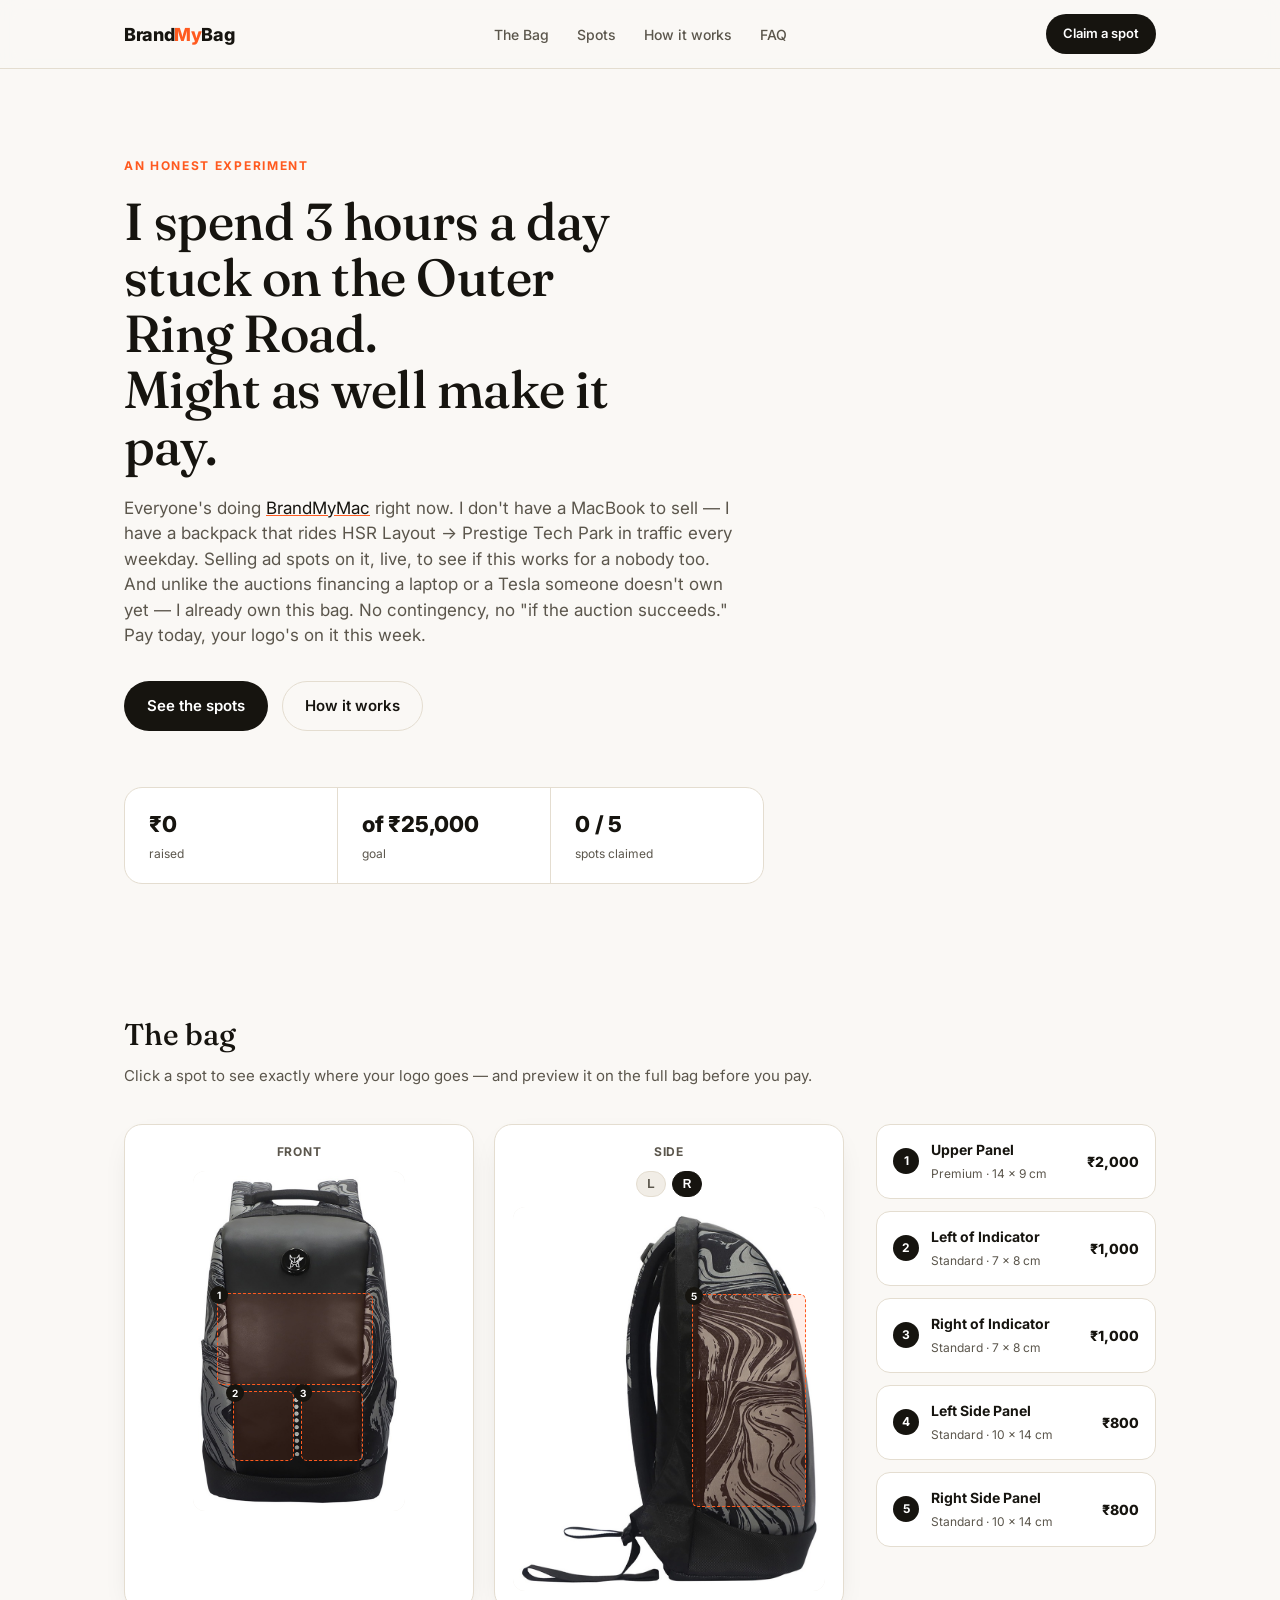
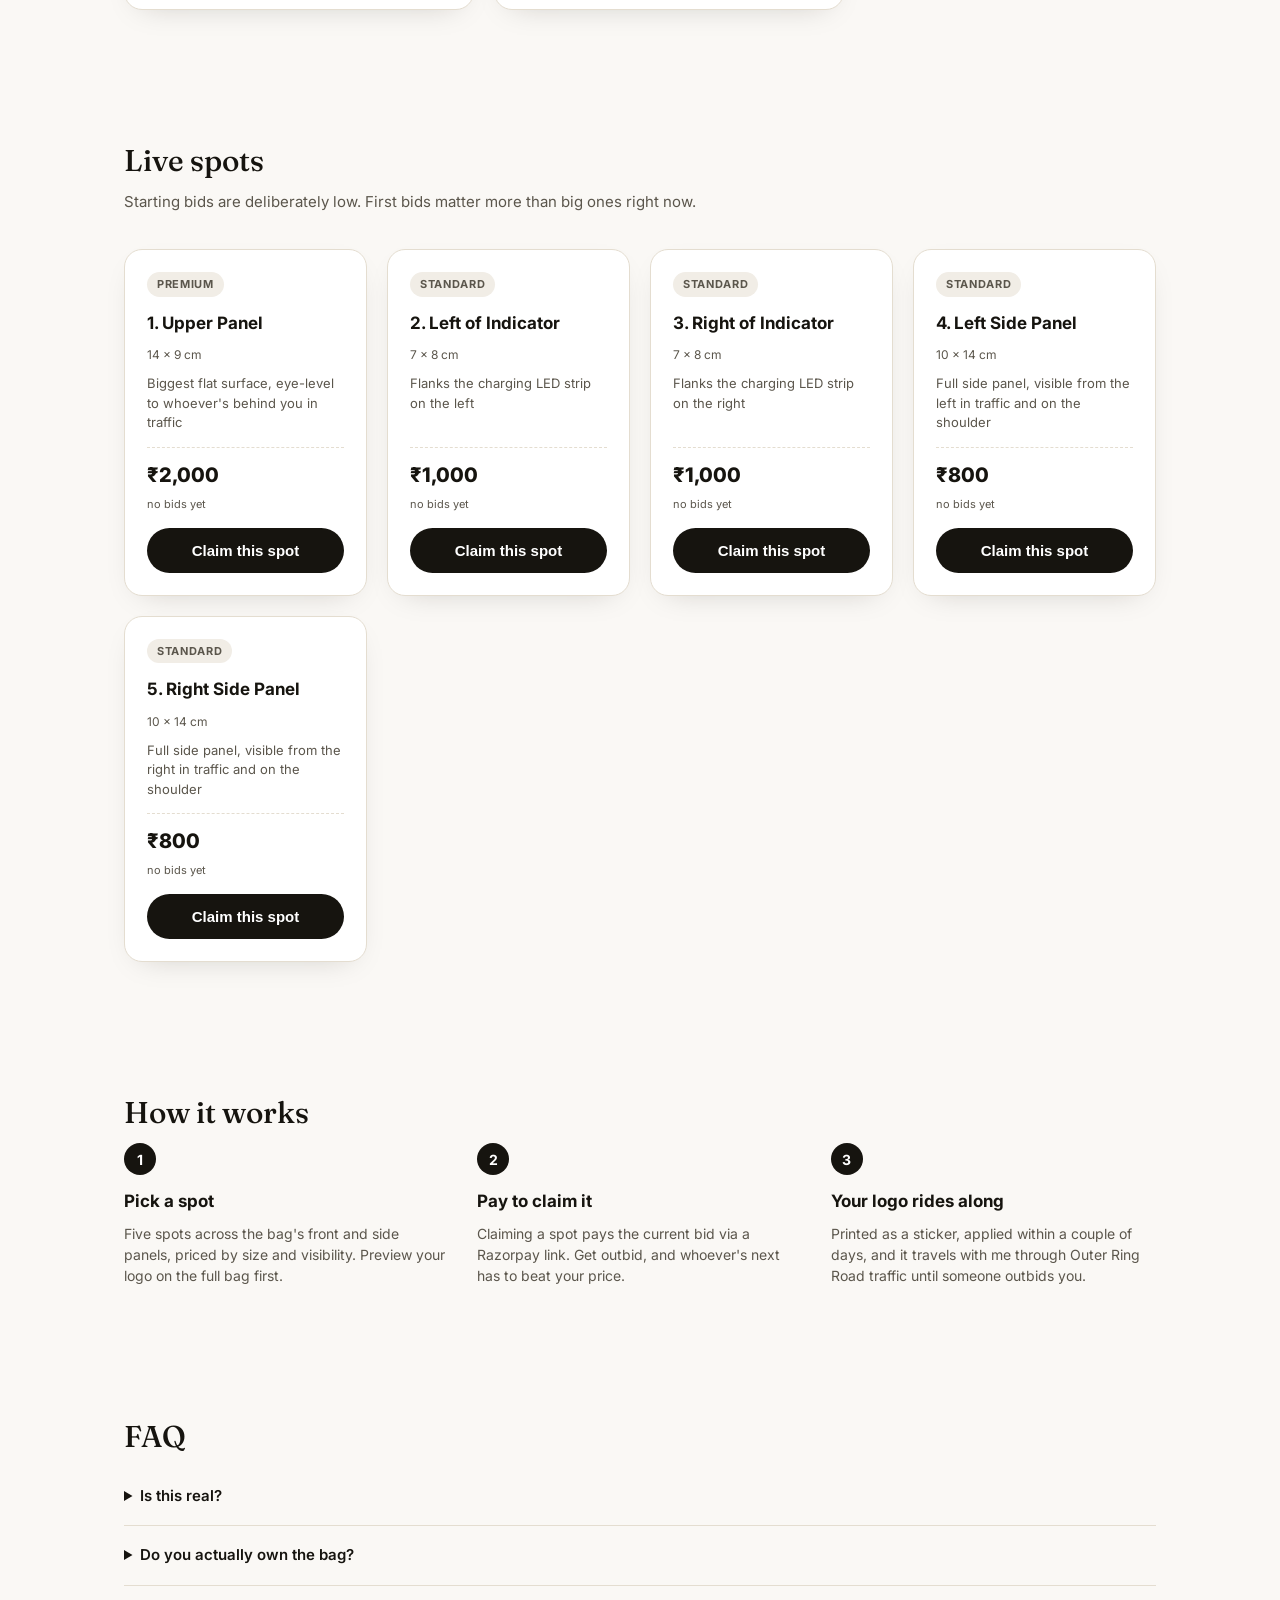
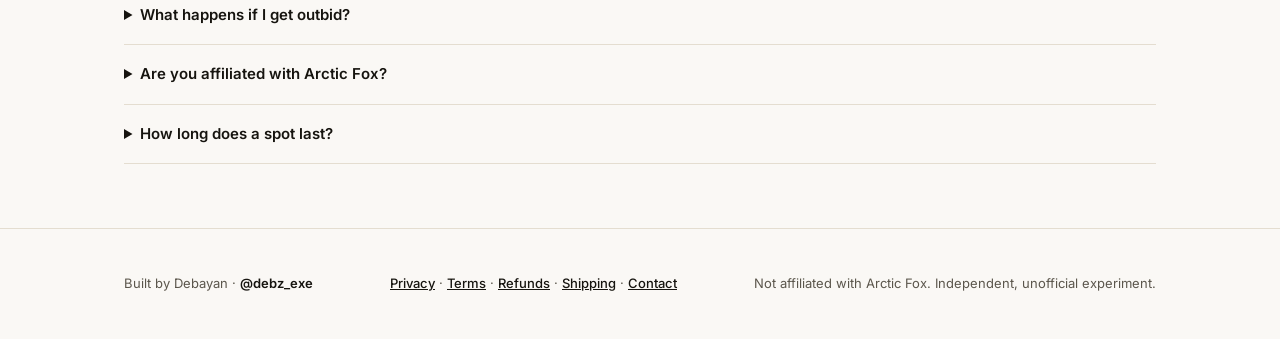
<file: index.html>
<!doctype html>
<html lang="en">
<head>
<meta charset="UTF-8" />
<meta name="viewport" content="width=device-width, initial-scale=1.0" />
<title>BrandMyBag — ad space on my backpack</title>
<meta name="description" content="Auctioning ad spots on my backpack, ridden daily through Outer Ring Road traffic between HSR Layout and Prestige Tech Park. An honest experiment in riding a bandwagon." />
<link rel="preconnect" href="https://fonts.googleapis.com">
<link rel="preconnect" href="https://fonts.gstatic.com" crossorigin>
<link href="https://fonts.googleapis.com/css2?family=Inter:wght@400;500;600;700;800&family=Fraunces:opsz,wght@9..144,500&display=swap" rel="stylesheet">
<link rel="stylesheet" href="style.css" />
</head>
<body>

<header class="site-header">
  <div class="wrap header-inner">
    <a href="#" class="wordmark">Brand<span>My</span>Bag</a>
    <nav>
      <a href="#bag">The Bag</a>
      <a href="#spots">Spots</a>
      <a href="#how">How it works</a>
      <a href="#faq">FAQ</a>
    </nav>
    <a href="#spots" class="btn btn-primary btn-small">Claim a spot</a>
  </div>
</header>

<main>

  <section class="hero">
    <div class="wrap hero-inner">
      <p class="eyebrow">an honest experiment</p>
      <h1>I spend 3 hours a day stuck on the Outer Ring Road.<br>Might as well make it pay.</h1>
      <p class="hero-sub">
        Everyone's doing <a href="https://brandmymac.com" target="_blank" rel="noopener">BrandMyMac</a> right now. I don't have a MacBook to sell —
        I have a backpack that rides HSR Layout → Prestige Tech Park in traffic every weekday.
        Selling ad spots on it, live, to see if this works for a nobody too. And unlike the auctions
        financing a laptop or a Tesla someone doesn't own yet — I already own this bag. No contingency,
        no "if the auction succeeds." Pay today, your logo's on it this week.
      </p>
      <div class="hero-cta">
        <a href="#spots" class="btn btn-primary">See the spots</a>
        <a href="#how" class="btn btn-ghost">How it works</a>
      </div>
      <div class="stat-bar" id="stat-bar">
        <div class="stat">
          <span class="stat-value" id="stat-raised">₹0</span>
          <span class="stat-label">raised</span>
        </div>
        <div class="stat">
          <span class="stat-value" id="stat-goal">of ₹25,000</span>
          <span class="stat-label">goal</span>
        </div>
        <div class="stat">
          <span class="stat-value" id="stat-spots">0 / 5</span>
          <span class="stat-label">spots claimed</span>
        </div>
      </div>
    </div>
  </section>

  <section id="bag" class="bag-section">
    <div class="wrap">
      <h2 class="section-title">The bag</h2>
      <p class="section-sub">Click a spot to see exactly where your logo goes — and preview it on the full bag before you pay.</p>

      <div class="bag-layout">
        <div class="spot-maps" id="spot-maps"></div>
        <div class="spot-list" id="spot-list"></div>
      </div>
    </div>
  </section>

  <section id="spots" class="spots-section">
    <div class="wrap">
      <h2 class="section-title">Live spots</h2>
      <p class="section-sub">Starting bids are deliberately low. First bids matter more than big ones right now.</p>
      <div class="spots-grid" id="spots-grid"></div>
    </div>
  </section>

  <section id="how" class="how">
    <div class="wrap">
      <h2 class="section-title">How it works</h2>
      <div class="how-grid">
        <div class="how-step">
          <span class="how-num">1</span>
          <h3>Pick a spot</h3>
          <p>Five spots across the bag's front and side panels, priced by size and visibility. Preview your logo on the full bag first.</p>
        </div>
        <div class="how-step">
          <span class="how-num">2</span>
          <h3>Pay to claim it</h3>
          <p>Claiming a spot pays the current bid via a Razorpay link. Get outbid, and whoever's next has to beat your price.</p>
        </div>
        <div class="how-step">
          <span class="how-num">3</span>
          <h3>Your logo rides along</h3>
          <p>Printed as a sticker, applied within a couple of days, and it travels with me through Outer Ring Road traffic until someone outbids you.</p>
        </div>
      </div>
    </div>
  </section>

  <section id="faq" class="faq">
    <div class="wrap">
      <h2 class="section-title">FAQ</h2>
      <details>
        <summary>Is this real?</summary>
        <p>Yes. It's also explicitly an experiment — I'm curious whether a format like this works without an existing audience, not just for accounts that already went viral.</p>
      </details>
      <details>
        <summary>Do you actually own the bag?</summary>
        <p>Yes — already bought, already mine, already sitting in Bengaluru traffic every day. This isn't financing a purchase that depends on the auction going well; your sticker goes on a bag that already exists.</p>
      </details>
      <details>
        <summary>What happens if I get outbid?</summary>
        <p>I'll reach out about a refund path or you can immediately place a higher bid to reclaim the spot.</p>
      </details>
      <details>
        <summary>Are you affiliated with Arctic Fox?</summary>
        <p>No. This is an independent, unaffiliated project. Bag photos are the manufacturer's listing photos used as placeholders during setup, and will be replaced with my own photos of my own bag.</p>
      </details>
      <details>
        <summary>How long does a spot last?</summary>
        <p>Until someone outbids you. No fixed end date — this isn't a 14-day auction, it's ongoing.</p>
      </details>
    </div>
  </section>

</main>

<footer class="site-footer">
  <div class="wrap footer-inner">
    <p>Built by Debayan · <a href="https://x.com/debz_exe" target="_blank" rel="noopener">@debz_exe</a></p>
    <p class="footer-legal">
      <a href="privacy.html">Privacy</a> · <a href="terms.html">Terms</a> · <a href="refund.html">Refunds</a> · <a href="shipping.html">Shipping</a> · <a href="contact.html">Contact</a>
    </p>
    <p class="disclaimer">Not affiliated with Arctic Fox. Independent, unofficial experiment.</p>
  </div>
</footer>

<div class="modal-backdrop" id="modal-backdrop">
  <div class="modal modal-wide">
    <button class="modal-close" id="modal-close" aria-label="Close">×</button>
    <h3 id="modal-title">Claim this spot</h3>

    <div class="preview-wrap">
      <div class="preview-full" id="preview-full">
        <img id="preview-bg" alt="" />
        <div class="preview-overlay" id="preview-overlay">
          <span id="preview-placeholder">your logo here</span>
        </div>
      </div>
      <label class="preview-upload">
        <input type="file" id="logo-upload" accept="image/*" hidden />
        Upload a logo to preview it on the bag
      </label>
    </div>

    <p id="modal-body"></p>
    <a href="#" id="modal-pay-btn" class="btn btn-primary" target="_blank" rel="noopener">Pay ₹— to claim</a>
    <p class="modal-note">Payment link opens in a new tab via Razorpay.</p>
  </div>
</div>

<script src="script.js"></script>
</body>
</html>
</file>
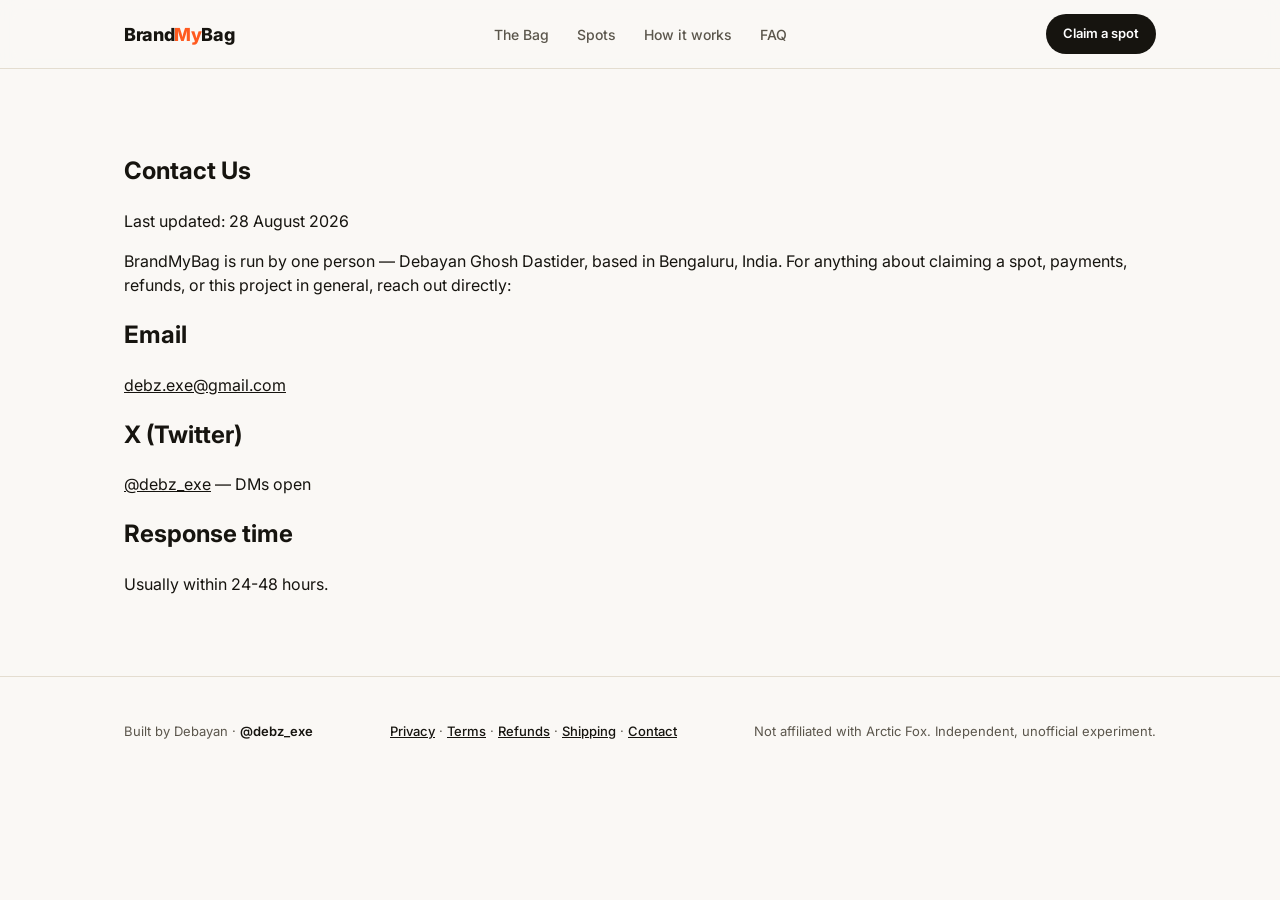
<file: contact.html>
<!doctype html>
<html lang="en">
<head>
<meta charset="UTF-8" />
<meta name="viewport" content="width=device-width, initial-scale=1.0" />
<title>Contact Us — BrandMyBag</title>
<link rel="preconnect" href="https://fonts.googleapis.com">
<link rel="preconnect" href="https://fonts.gstatic.com" crossorigin>
<link href="https://fonts.googleapis.com/css2?family=Inter:wght@400;500;600;700;800&family=Fraunces:opsz,wght@9..144,500&display=swap" rel="stylesheet">
<link rel="stylesheet" href="style.css" />
</head>
<body>

<header class="site-header">
  <div class="wrap header-inner">
    <a href="index.html" class="wordmark">Brand<span>My</span>Bag</a>
    <nav>
      <a href="index.html#bag">The Bag</a>
      <a href="index.html#spots">Spots</a>
      <a href="index.html#how">How it works</a>
      <a href="index.html#faq">FAQ</a>
    </nav>
    <a href="index.html#spots" class="btn btn-primary btn-small">Claim a spot</a>
  </div>
</header>

<main>
  <section class="legal">
    <div class="wrap legal-wrap">
      <h1>Contact Us</h1>
      <p class="legal-updated">Last updated: 28 August 2026</p>

      <p>BrandMyBag is run by one person — Debayan Ghosh Dastider, based in Bengaluru, India. For anything about claiming a spot, payments, refunds, or this project in general, reach out directly:</p>

      <h2>Email</h2>
      <p><a href="mailto:debz.exe@gmail.com">debz.exe@gmail.com</a></p>

      <h2>X (Twitter)</h2>
      <p><a href="https://x.com/debz_exe" target="_blank" rel="noopener">@debz_exe</a> — DMs open</p>

      <h2>Response time</h2>
      <p>Usually within 24-48 hours.</p>
    </div>
  </section>
</main>

<footer class="site-footer">
  <div class="wrap footer-inner">
    <p>Built by Debayan · <a href="https://x.com/debz_exe" target="_blank" rel="noopener">@debz_exe</a></p>
    <p class="footer-legal">
      <a href="privacy.html">Privacy</a> · <a href="terms.html">Terms</a> · <a href="refund.html">Refunds</a> · <a href="shipping.html">Shipping</a> · <a href="contact.html">Contact</a>
    </p>
    <p class="disclaimer">Not affiliated with Arctic Fox. Independent, unofficial experiment.</p>
  </div>
</footer>

</body>
</html>
</file>
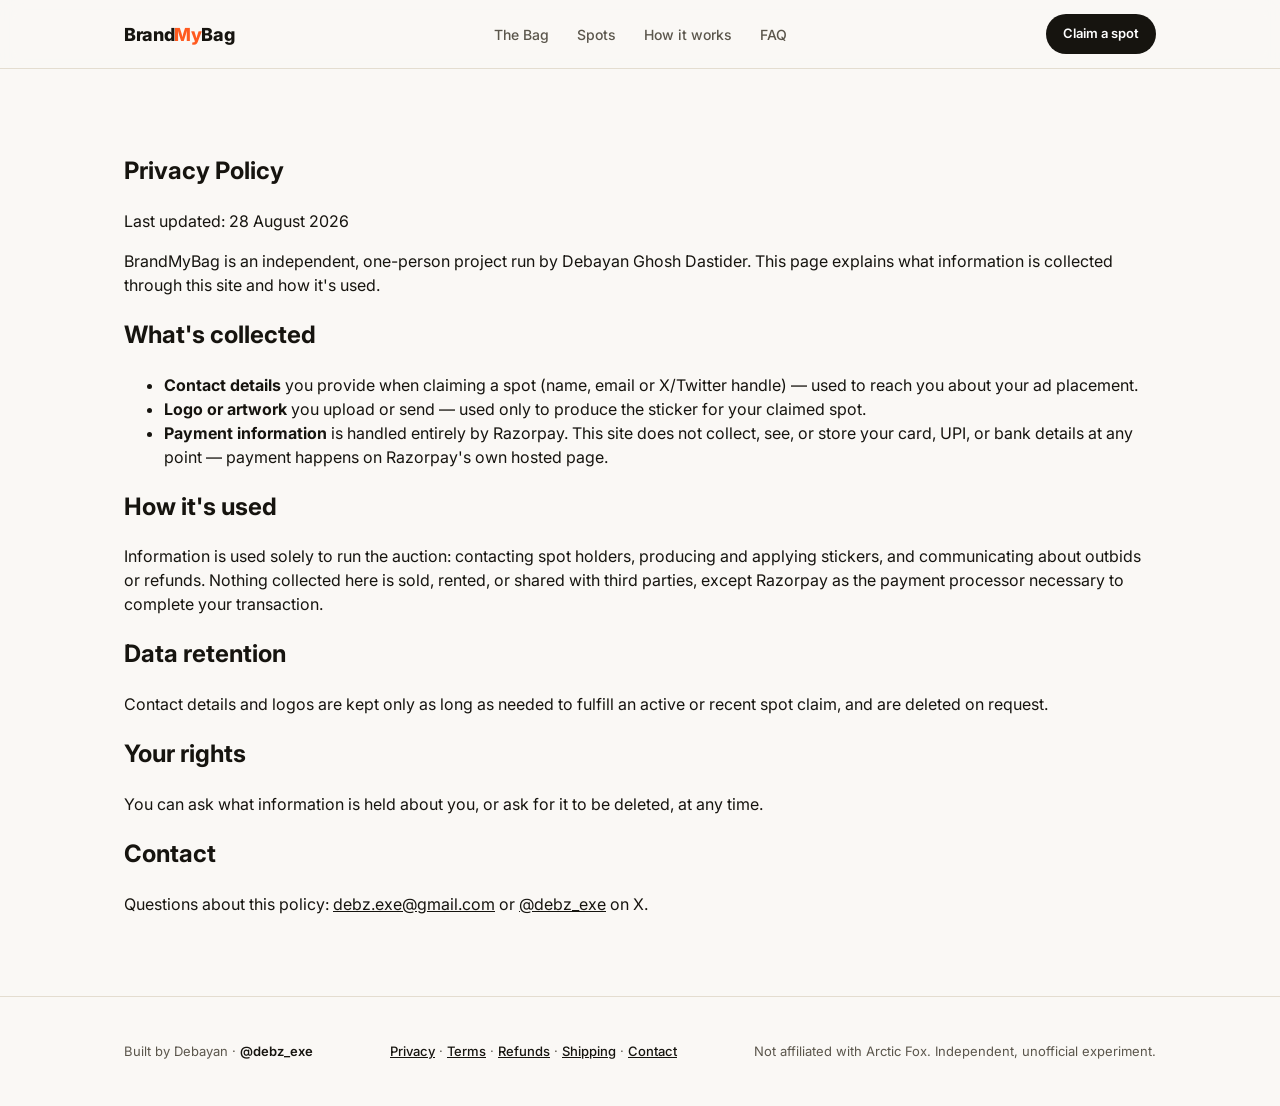
<file: privacy.html>
<!doctype html>
<html lang="en">
<head>
<meta charset="UTF-8" />
<meta name="viewport" content="width=device-width, initial-scale=1.0" />
<title>Privacy Policy — BrandMyBag</title>
<link rel="preconnect" href="https://fonts.googleapis.com">
<link rel="preconnect" href="https://fonts.gstatic.com" crossorigin>
<link href="https://fonts.googleapis.com/css2?family=Inter:wght@400;500;600;700;800&family=Fraunces:opsz,wght@9..144,500&display=swap" rel="stylesheet">
<link rel="stylesheet" href="style.css" />
</head>
<body>

<header class="site-header">
  <div class="wrap header-inner">
    <a href="index.html" class="wordmark">Brand<span>My</span>Bag</a>
    <nav>
      <a href="index.html#bag">The Bag</a>
      <a href="index.html#spots">Spots</a>
      <a href="index.html#how">How it works</a>
      <a href="index.html#faq">FAQ</a>
    </nav>
    <a href="index.html#spots" class="btn btn-primary btn-small">Claim a spot</a>
  </div>
</header>

<main>
  <section class="legal">
    <div class="wrap legal-wrap">
      <h1>Privacy Policy</h1>
      <p class="legal-updated">Last updated: 28 August 2026</p>

      <p>BrandMyBag is an independent, one-person project run by Debayan Ghosh Dastider. This page explains what information is collected through this site and how it's used.</p>

      <h2>What's collected</h2>
      <ul>
        <li><strong>Contact details</strong> you provide when claiming a spot (name, email or X/Twitter handle) — used to reach you about your ad placement.</li>
        <li><strong>Logo or artwork</strong> you upload or send — used only to produce the sticker for your claimed spot.</li>
        <li><strong>Payment information</strong> is handled entirely by Razorpay. This site does not collect, see, or store your card, UPI, or bank details at any point — payment happens on Razorpay's own hosted page.</li>
      </ul>

      <h2>How it's used</h2>
      <p>Information is used solely to run the auction: contacting spot holders, producing and applying stickers, and communicating about outbids or refunds. Nothing collected here is sold, rented, or shared with third parties, except Razorpay as the payment processor necessary to complete your transaction.</p>

      <h2>Data retention</h2>
      <p>Contact details and logos are kept only as long as needed to fulfill an active or recent spot claim, and are deleted on request.</p>

      <h2>Your rights</h2>
      <p>You can ask what information is held about you, or ask for it to be deleted, at any time.</p>

      <h2>Contact</h2>
      <p>Questions about this policy: <a href="mailto:debz.exe@gmail.com">debz.exe@gmail.com</a> or <a href="https://x.com/debz_exe" target="_blank" rel="noopener">@debz_exe</a> on X.</p>
    </div>
  </section>
</main>

<footer class="site-footer">
  <div class="wrap footer-inner">
    <p>Built by Debayan · <a href="https://x.com/debz_exe" target="_blank" rel="noopener">@debz_exe</a></p>
    <p class="footer-legal">
      <a href="privacy.html">Privacy</a> · <a href="terms.html">Terms</a> · <a href="refund.html">Refunds</a> · <a href="shipping.html">Shipping</a> · <a href="contact.html">Contact</a>
    </p>
    <p class="disclaimer">Not affiliated with Arctic Fox. Independent, unofficial experiment.</p>
  </div>
</footer>

</body>
</html>
</file>
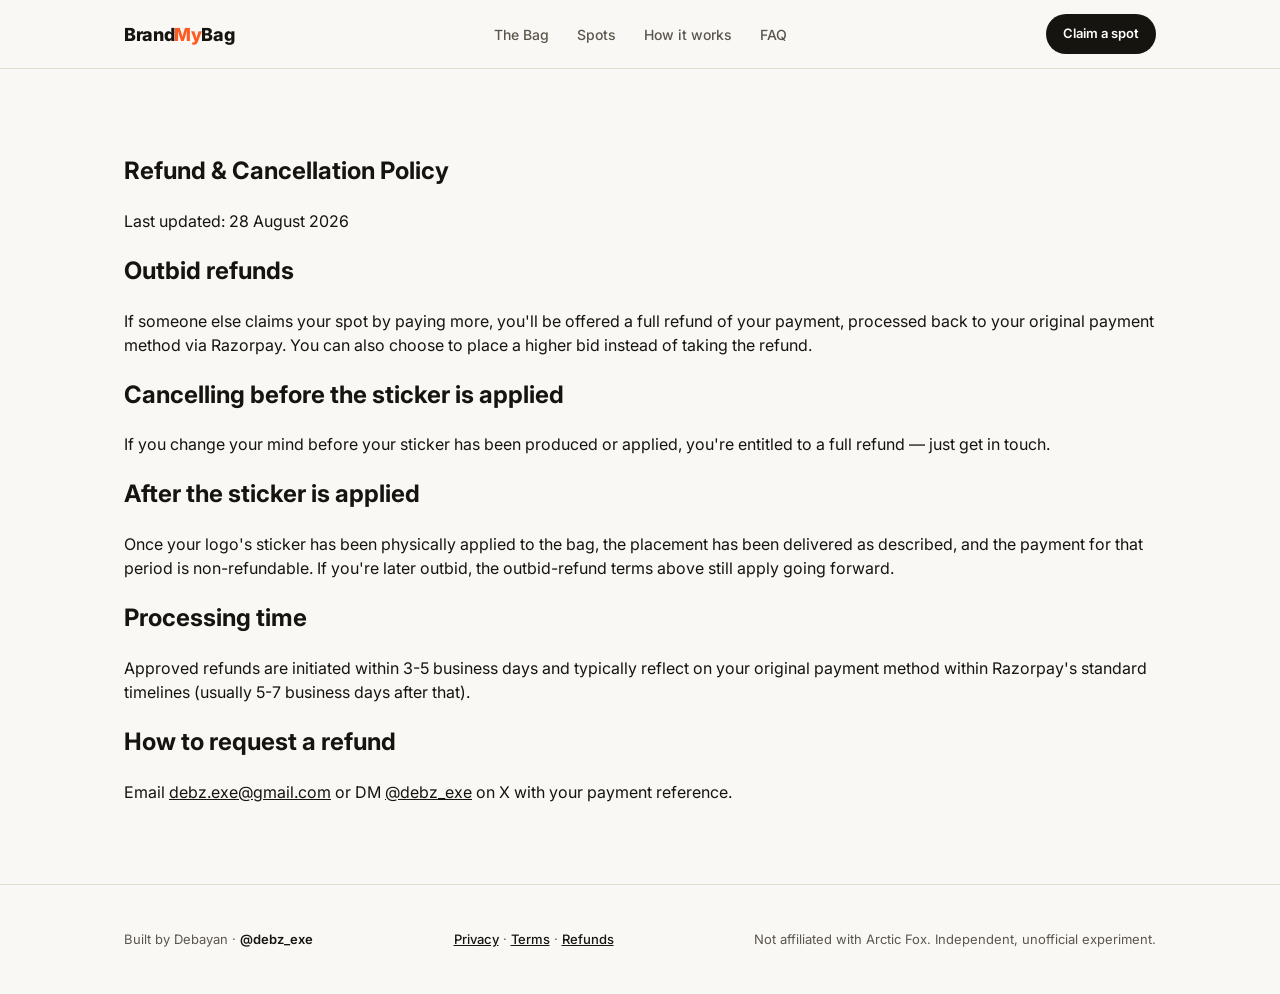
<file: refund.html>
<!doctype html>
<html lang="en">
<head>
<meta charset="UTF-8" />
<meta name="viewport" content="width=device-width, initial-scale=1.0" />
<title>Refund & Cancellation Policy — BrandMyBag</title>
<link rel="preconnect" href="https://fonts.googleapis.com">
<link rel="preconnect" href="https://fonts.gstatic.com" crossorigin>
<link href="https://fonts.googleapis.com/css2?family=Inter:wght@400;500;600;700;800&family=Fraunces:opsz,wght@9..144,500&display=swap" rel="stylesheet">
<link rel="stylesheet" href="style.css" />
</head>
<body>

<header class="site-header">
  <div class="wrap header-inner">
    <a href="index.html" class="wordmark">Brand<span>My</span>Bag</a>
    <nav>
      <a href="index.html#bag">The Bag</a>
      <a href="index.html#spots">Spots</a>
      <a href="index.html#how">How it works</a>
      <a href="index.html#faq">FAQ</a>
    </nav>
    <a href="index.html#spots" class="btn btn-primary btn-small">Claim a spot</a>
  </div>
</header>

<main>
  <section class="legal">
    <div class="wrap legal-wrap">
      <h1>Refund & Cancellation Policy</h1>
      <p class="legal-updated">Last updated: 28 August 2026</p>

      <h2>Outbid refunds</h2>
      <p>If someone else claims your spot by paying more, you'll be offered a full refund of your payment, processed back to your original payment method via Razorpay. You can also choose to place a higher bid instead of taking the refund.</p>

      <h2>Cancelling before the sticker is applied</h2>
      <p>If you change your mind before your sticker has been produced or applied, you're entitled to a full refund — just get in touch.</p>

      <h2>After the sticker is applied</h2>
      <p>Once your logo's sticker has been physically applied to the bag, the placement has been delivered as described, and the payment for that period is non-refundable. If you're later outbid, the outbid-refund terms above still apply going forward.</p>

      <h2>Processing time</h2>
      <p>Approved refunds are initiated within 3-5 business days and typically reflect on your original payment method within Razorpay's standard timelines (usually 5-7 business days after that).</p>

      <h2>How to request a refund</h2>
      <p>Email <a href="mailto:debz.exe@gmail.com">debz.exe@gmail.com</a> or DM <a href="https://x.com/debz_exe" target="_blank" rel="noopener">@debz_exe</a> on X with your payment reference.</p>
    </div>
  </section>
</main>

<footer class="site-footer">
  <div class="wrap footer-inner">
    <p>Built by Debayan · <a href="https://x.com/debz_exe" target="_blank" rel="noopener">@debz_exe</a></p>
    <p class="footer-legal">
      <a href="privacy.html">Privacy</a> · <a href="terms.html">Terms</a> · <a href="refund.html">Refunds</a>
    </p>
    <p class="disclaimer">Not affiliated with Arctic Fox. Independent, unofficial experiment.</p>
  </div>
</footer>

</body>
</html>
</file>
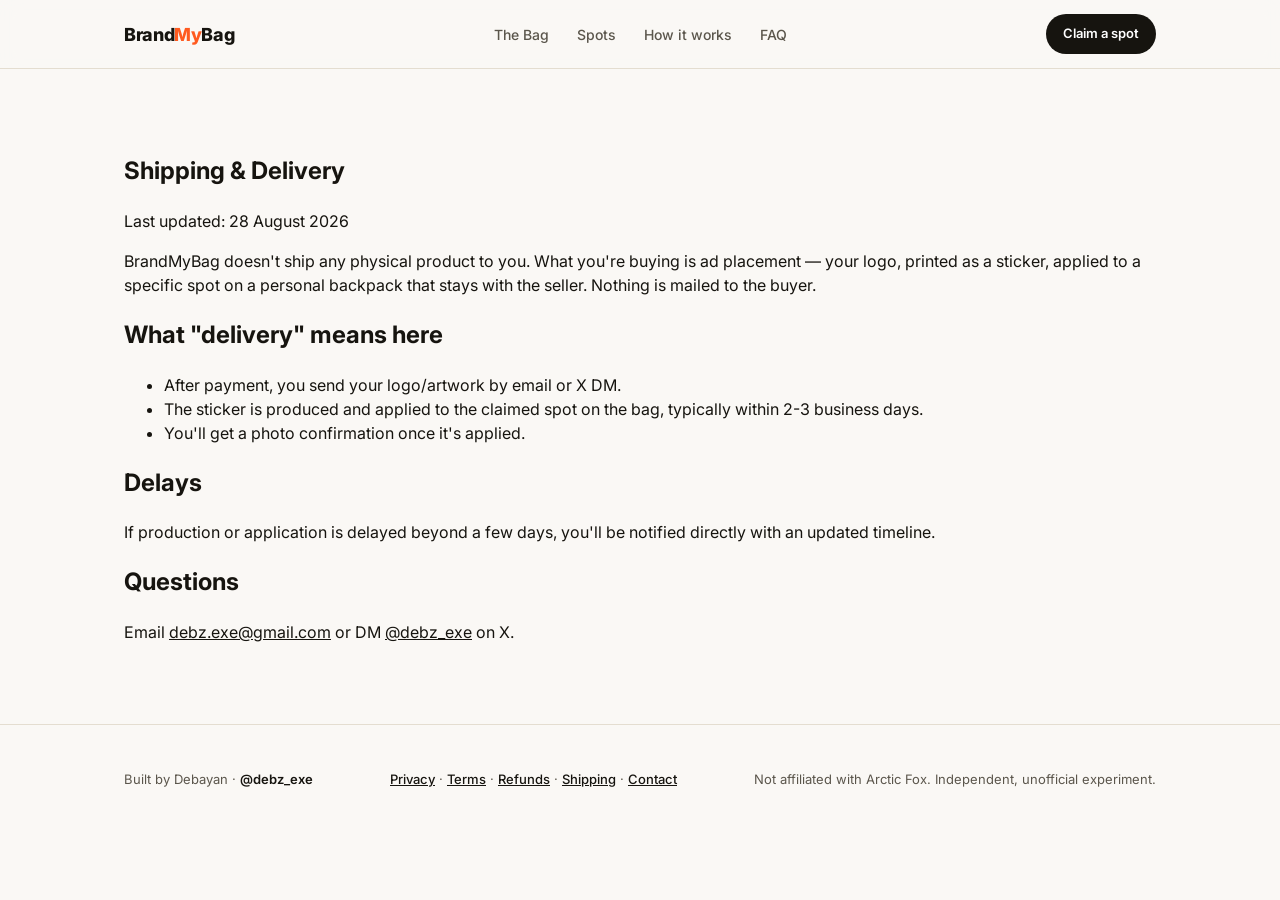
<file: shipping.html>
<!doctype html>
<html lang="en">
<head>
<meta charset="UTF-8" />
<meta name="viewport" content="width=device-width, initial-scale=1.0" />
<title>Shipping & Delivery — BrandMyBag</title>
<link rel="preconnect" href="https://fonts.googleapis.com">
<link rel="preconnect" href="https://fonts.gstatic.com" crossorigin>
<link href="https://fonts.googleapis.com/css2?family=Inter:wght@400;500;600;700;800&family=Fraunces:opsz,wght@9..144,500&display=swap" rel="stylesheet">
<link rel="stylesheet" href="style.css" />
</head>
<body>

<header class="site-header">
  <div class="wrap header-inner">
    <a href="index.html" class="wordmark">Brand<span>My</span>Bag</a>
    <nav>
      <a href="index.html#bag">The Bag</a>
      <a href="index.html#spots">Spots</a>
      <a href="index.html#how">How it works</a>
      <a href="index.html#faq">FAQ</a>
    </nav>
    <a href="index.html#spots" class="btn btn-primary btn-small">Claim a spot</a>
  </div>
</header>

<main>
  <section class="legal">
    <div class="wrap legal-wrap">
      <h1>Shipping & Delivery</h1>
      <p class="legal-updated">Last updated: 28 August 2026</p>

      <p>BrandMyBag doesn't ship any physical product to you. What you're buying is ad placement — your logo, printed as a sticker, applied to a specific spot on a personal backpack that stays with the seller. Nothing is mailed to the buyer.</p>

      <h2>What "delivery" means here</h2>
      <ul>
        <li>After payment, you send your logo/artwork by email or X DM.</li>
        <li>The sticker is produced and applied to the claimed spot on the bag, typically within 2-3 business days.</li>
        <li>You'll get a photo confirmation once it's applied.</li>
      </ul>

      <h2>Delays</h2>
      <p>If production or application is delayed beyond a few days, you'll be notified directly with an updated timeline.</p>

      <h2>Questions</h2>
      <p>Email <a href="mailto:debz.exe@gmail.com">debz.exe@gmail.com</a> or DM <a href="https://x.com/debz_exe" target="_blank" rel="noopener">@debz_exe</a> on X.</p>
    </div>
  </section>
</main>

<footer class="site-footer">
  <div class="wrap footer-inner">
    <p>Built by Debayan · <a href="https://x.com/debz_exe" target="_blank" rel="noopener">@debz_exe</a></p>
    <p class="footer-legal">
      <a href="privacy.html">Privacy</a> · <a href="terms.html">Terms</a> · <a href="refund.html">Refunds</a> · <a href="shipping.html">Shipping</a> · <a href="contact.html">Contact</a>
    </p>
    <p class="disclaimer">Not affiliated with Arctic Fox. Independent, unofficial experiment.</p>
  </div>
</footer>

</body>
</html>
</file>
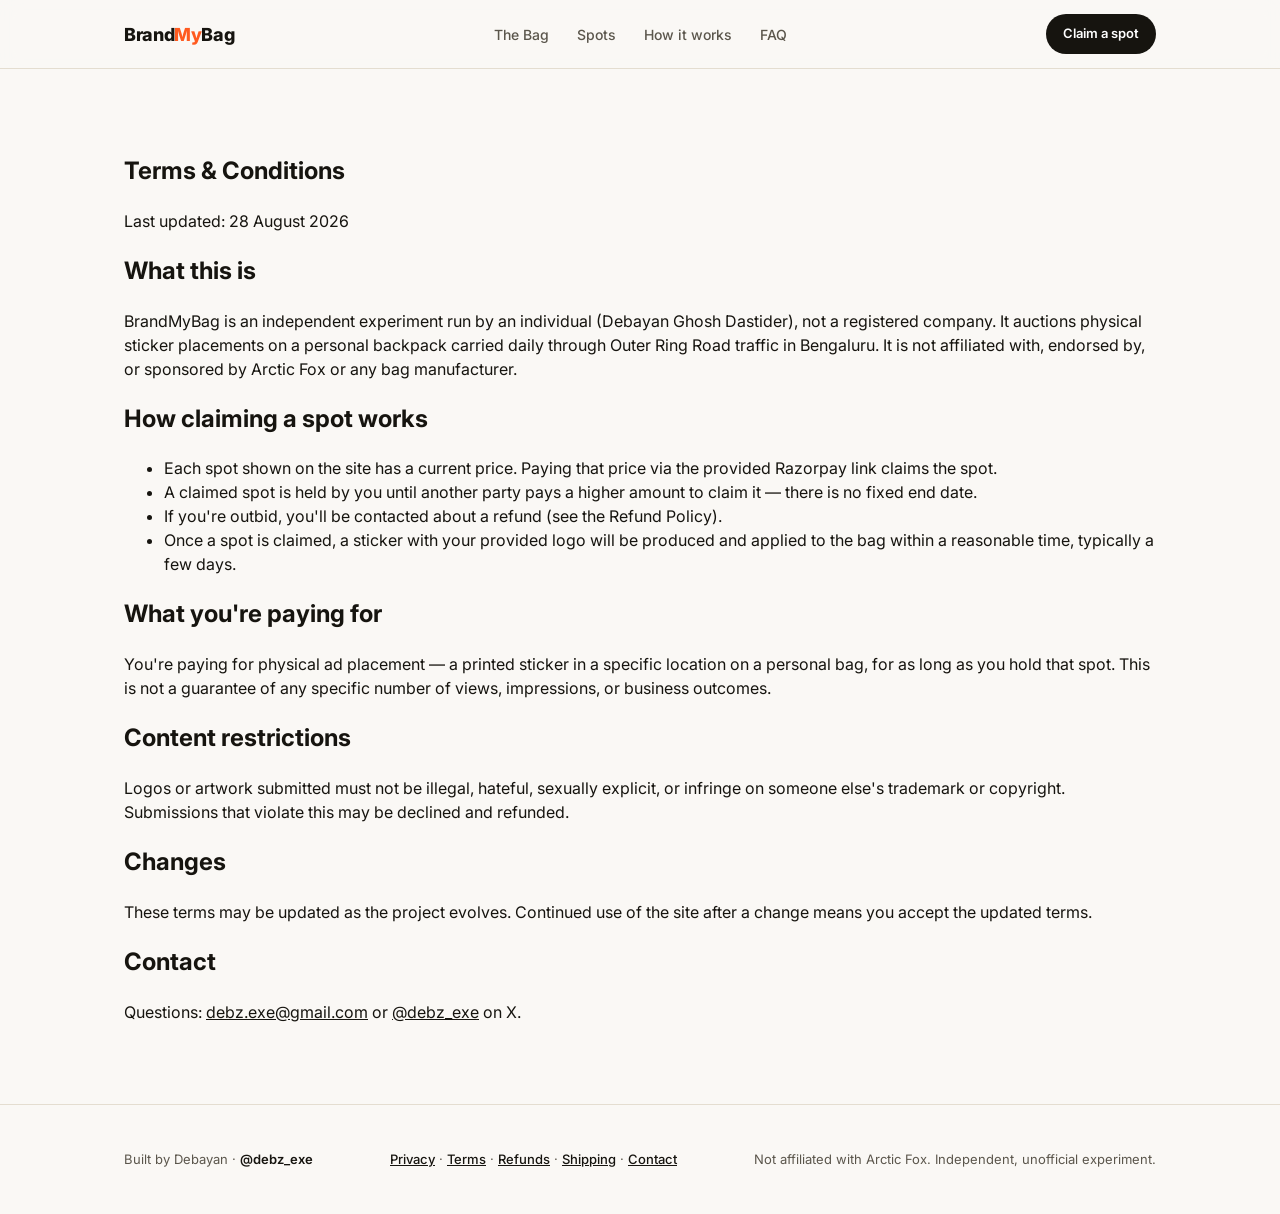
<file: terms.html>
<!doctype html>
<html lang="en">
<head>
<meta charset="UTF-8" />
<meta name="viewport" content="width=device-width, initial-scale=1.0" />
<title>Terms & Conditions — BrandMyBag</title>
<link rel="preconnect" href="https://fonts.googleapis.com">
<link rel="preconnect" href="https://fonts.gstatic.com" crossorigin>
<link href="https://fonts.googleapis.com/css2?family=Inter:wght@400;500;600;700;800&family=Fraunces:opsz,wght@9..144,500&display=swap" rel="stylesheet">
<link rel="stylesheet" href="style.css" />
</head>
<body>

<header class="site-header">
  <div class="wrap header-inner">
    <a href="index.html" class="wordmark">Brand<span>My</span>Bag</a>
    <nav>
      <a href="index.html#bag">The Bag</a>
      <a href="index.html#spots">Spots</a>
      <a href="index.html#how">How it works</a>
      <a href="index.html#faq">FAQ</a>
    </nav>
    <a href="index.html#spots" class="btn btn-primary btn-small">Claim a spot</a>
  </div>
</header>

<main>
  <section class="legal">
    <div class="wrap legal-wrap">
      <h1>Terms & Conditions</h1>
      <p class="legal-updated">Last updated: 28 August 2026</p>

      <h2>What this is</h2>
      <p>BrandMyBag is an independent experiment run by an individual (Debayan Ghosh Dastider), not a registered company. It auctions physical sticker placements on a personal backpack carried daily through Outer Ring Road traffic in Bengaluru. It is not affiliated with, endorsed by, or sponsored by Arctic Fox or any bag manufacturer.</p>

      <h2>How claiming a spot works</h2>
      <ul>
        <li>Each spot shown on the site has a current price. Paying that price via the provided Razorpay link claims the spot.</li>
        <li>A claimed spot is held by you until another party pays a higher amount to claim it — there is no fixed end date.</li>
        <li>If you're outbid, you'll be contacted about a refund (see the Refund Policy).</li>
        <li>Once a spot is claimed, a sticker with your provided logo will be produced and applied to the bag within a reasonable time, typically a few days.</li>
      </ul>

      <h2>What you're paying for</h2>
      <p>You're paying for physical ad placement — a printed sticker in a specific location on a personal bag, for as long as you hold that spot. This is not a guarantee of any specific number of views, impressions, or business outcomes.</p>

      <h2>Content restrictions</h2>
      <p>Logos or artwork submitted must not be illegal, hateful, sexually explicit, or infringe on someone else's trademark or copyright. Submissions that violate this may be declined and refunded.</p>

      <h2>Changes</h2>
      <p>These terms may be updated as the project evolves. Continued use of the site after a change means you accept the updated terms.</p>

      <h2>Contact</h2>
      <p>Questions: <a href="mailto:debz.exe@gmail.com">debz.exe@gmail.com</a> or <a href="https://x.com/debz_exe" target="_blank" rel="noopener">@debz_exe</a> on X.</p>
    </div>
  </section>
</main>

<footer class="site-footer">
  <div class="wrap footer-inner">
    <p>Built by Debayan · <a href="https://x.com/debz_exe" target="_blank" rel="noopener">@debz_exe</a></p>
    <p class="footer-legal">
      <a href="privacy.html">Privacy</a> · <a href="terms.html">Terms</a> · <a href="refund.html">Refunds</a> · <a href="shipping.html">Shipping</a> · <a href="contact.html">Contact</a>
    </p>
    <p class="disclaimer">Not affiliated with Arctic Fox. Independent, unofficial experiment.</p>
  </div>
</footer>

</body>
</html>
</file>
<file: style.css>
:root {
  --bg: #faf8f5;
  --bg-alt: #f1ede6;
  --ink: #16140f;
  --ink-soft: #5b564c;
  --line: #e4ddd0;
  --accent: #ff5a1f;
  --accent-ink: #ffffff;
  --card: #ffffff;
  --radius: 18px;
  --shadow: 0 10px 30px -18px rgba(22, 20, 15, 0.25);
  font-family: "Inter", -apple-system, BlinkMacSystemFont, sans-serif;
}

* { box-sizing: border-box; }

body {
  margin: 0;
  background: var(--bg);
  color: var(--ink);
  line-height: 1.5;
  -webkit-font-smoothing: antialiased;
}

.wrap {
  max-width: 1080px;
  margin: 0 auto;
  padding: 0 24px;
}

a { color: inherit; }

/* Header */
.site-header {
  position: sticky;
  top: 0;
  z-index: 20;
  background: rgba(250, 248, 245, 0.85);
  backdrop-filter: blur(10px);
  border-bottom: 1px solid var(--line);
}

.header-inner {
  display: flex;
  align-items: center;
  justify-content: space-between;
  height: 68px;
}

.wordmark {
  font-weight: 800;
  font-size: 18px;
  text-decoration: none;
  letter-spacing: -0.02em;
}
.wordmark span { color: var(--accent); }

nav {
  display: flex;
  gap: 28px;
}
nav a {
  text-decoration: none;
  font-size: 14px;
  font-weight: 500;
  color: var(--ink-soft);
}
nav a:hover { color: var(--ink); }

@media (max-width: 640px) {
  .header-inner nav { display: none; }
  .header-inner { height: 60px; }
  .wordmark { font-size: 16px; }
}

.btn {
  display: inline-flex;
  align-items: center;
  justify-content: center;
  padding: 13px 22px;
  border-radius: 999px;
  font-weight: 600;
  font-size: 15px;
  text-decoration: none;
  border: 1px solid transparent;
  cursor: pointer;
  transition: transform 0.15s ease, box-shadow 0.15s ease;
}
.btn:hover { transform: translateY(-1px); }
.btn-primary {
  background: var(--ink);
  color: #fff;
}
.btn-primary:hover { background: var(--accent); }
.btn-ghost {
  background: transparent;
  border-color: var(--line);
  color: var(--ink);
}
.btn-small { padding: 9px 16px; font-size: 13px; }

/* Hero */
.hero { padding: 88px 0 64px; }
.eyebrow {
  text-transform: uppercase;
  letter-spacing: 0.14em;
  font-size: 12px;
  font-weight: 700;
  color: var(--accent);
  margin: 0 0 18px;
}
.hero h1 {
  font-family: "Fraunces", serif;
  font-weight: 500;
  font-size: clamp(32px, 5vw, 52px);
  line-height: 1.08;
  letter-spacing: -0.01em;
  margin: 0 0 22px;
  max-width: 16ch;
}
.hero-sub {
  font-size: 17px;
  color: var(--ink-soft);
  max-width: 620px;
  margin: 0 0 32px;
}
.hero-sub a { color: var(--ink); text-decoration-color: var(--accent); }
.hero-cta { display: flex; gap: 14px; margin-bottom: 56px; }

.stat-bar {
  display: flex;
  gap: 0;
  border: 1px solid var(--line);
  border-radius: var(--radius);
  background: var(--card);
  overflow: hidden;
  max-width: 640px;
}
.stat {
  flex: 1;
  padding: 20px 24px;
  border-right: 1px solid var(--line);
}
.stat:last-child { border-right: none; }
.stat-value {
  display: block;
  font-size: 22px;
  font-weight: 800;
  letter-spacing: -0.01em;
}
.stat-label {
  display: block;
  font-size: 12px;
  color: var(--ink-soft);
  margin-top: 4px;
}

/* Sections */
section { padding: 64px 0; }
.section-title {
  font-family: "Fraunces", serif;
  font-weight: 500;
  font-size: 30px;
  margin: 0 0 8px;
}
.section-sub {
  color: var(--ink-soft);
  margin: 0 0 36px;
  font-size: 15px;
}

/* Bag spot map */
.bag-layout {
  display: grid;
  grid-template-columns: minmax(0, 1fr) 280px;
  gap: 32px;
  align-items: start;
}
@media (max-width: 820px) {
  .bag-layout { grid-template-columns: 1fr; }
}

.spot-maps {
  display: grid;
  grid-template-columns: 1fr 1fr;
  gap: 20px;
}
@media (max-width: 560px) {
  .spot-maps { grid-template-columns: 1fr; }
}

.spot-map-wrap {
  background: var(--card);
  border: 1px solid var(--line);
  border-radius: var(--radius);
  padding: 18px;
  box-shadow: var(--shadow);
}
.spot-map-label {
  font-size: 12px;
  font-weight: 700;
  text-transform: uppercase;
  letter-spacing: 0.06em;
  color: var(--ink-soft);
  margin: 0 0 10px;
  text-align: center;
}

.spot-map {
  position: relative;
  width: 100%;
  border-radius: 12px;
  overflow: hidden;
  background: var(--bg-alt);
}
.spot-map--narrow {
  max-width: 68%;
  margin: 0 auto;
}
.spot-map-inner {
  position: relative;
  width: 100%;
  transition: transform 0.2s ease;
}
.spot-map-inner.mirrored { transform: scaleX(-1); }
.spot-map-inner img {
  display: block;
  width: 100%;
  height: auto;
}

.side-toggle {
  display: flex;
  justify-content: center;
  gap: 6px;
  margin-bottom: 10px;
}
.side-toggle button {
  width: 30px;
  height: 26px;
  border-radius: 999px;
  border: 1px solid var(--line);
  background: var(--bg-alt);
  color: var(--ink-soft);
  font-size: 12px;
  font-weight: 700;
  cursor: pointer;
}
.side-toggle button.active {
  background: var(--ink);
  color: #fff;
  border-color: var(--ink);
}

.spot-pin {
  position: absolute;
  border: 1.5px dashed var(--accent);
  background: rgba(255, 90, 31, 0.1);
  border-radius: 6px;
  cursor: pointer;
  transition: background 0.15s ease;
}
.spot-pin:hover,
.spot-pin.active {
  background: rgba(255, 90, 31, 0.22);
}
.spot-pin-badge {
  position: absolute;
  top: -8px;
  left: -8px;
  width: 18px;
  height: 18px;
  border-radius: 50%;
  background: var(--ink);
  color: #fff;
  font-size: 10px;
  font-weight: 700;
  display: flex;
  align-items: center;
  justify-content: center;
}
.spot-pin.claimed .spot-pin-badge { background: var(--accent); }

.spot-list {
  display: flex;
  flex-direction: column;
  gap: 12px;
}
.spot-list-item {
  display: flex;
  align-items: center;
  gap: 12px;
  background: var(--card);
  border: 1px solid var(--line);
  border-radius: 14px;
  padding: 14px 16px;
  cursor: pointer;
  transition: border-color 0.15s ease;
}
.spot-list-item:hover,
.spot-list-item.active { border-color: var(--accent); }
.spot-list-num {
  width: 26px;
  height: 26px;
  border-radius: 50%;
  background: var(--ink);
  color: #fff;
  font-size: 12px;
  font-weight: 700;
  display: flex;
  align-items: center;
  justify-content: center;
  flex-shrink: 0;
}
.spot-list-item.claimed .spot-list-num { background: var(--accent); }
.spot-list-info { flex-grow: 1; }
.spot-list-info h4 { margin: 0; font-size: 14px; }
.spot-list-info span { font-size: 12px; color: var(--ink-soft); }
.spot-list-price { font-weight: 800; font-size: 14px; white-space: nowrap; }

/* Spots */
.spots-grid {
  display: grid;
  grid-template-columns: repeat(auto-fit, minmax(230px, 1fr));
  gap: 20px;
}
.spot-card {
  background: var(--card);
  border: 1px solid var(--line);
  border-radius: var(--radius);
  padding: 22px;
  display: flex;
  flex-direction: column;
  gap: 10px;
  box-shadow: var(--shadow);
}
.spot-tier {
  align-self: flex-start;
  font-size: 11px;
  font-weight: 700;
  text-transform: uppercase;
  letter-spacing: 0.06em;
  padding: 4px 10px;
  border-radius: 999px;
  background: var(--bg-alt);
  color: var(--ink-soft);
}
.spot-card h3 { margin: 4px 0 0; font-size: 17px; }
.spot-size { font-size: 12px; color: var(--ink-soft); }
.spot-note { font-size: 13px; color: var(--ink-soft); margin: 0; flex-grow: 1; }
.spot-bid {
  display: flex;
  align-items: baseline;
  justify-content: space-between;
  border-top: 1px dashed var(--line);
  padding-top: 12px;
  margin-top: 4px;
}
.spot-bid-value { font-size: 20px; font-weight: 800; }
.spot-bid-label { font-size: 11px; color: var(--ink-soft); }
.spot-card .btn { width: 100%; margin-top: 4px; }

/* How it works */
.how-grid {
  display: grid;
  grid-template-columns: repeat(3, 1fr);
  gap: 28px;
}
@media (max-width: 760px) {
  .how-grid { grid-template-columns: 1fr; }
}
.how-num {
  display: inline-flex;
  align-items: center;
  justify-content: center;
  width: 32px;
  height: 32px;
  border-radius: 50%;
  background: var(--ink);
  color: #fff;
  font-weight: 700;
  font-size: 14px;
  margin-bottom: 14px;
}
.how-step h3 { margin: 0 0 8px; font-size: 17px; }
.how-step p { margin: 0; color: var(--ink-soft); font-size: 14px; }

/* FAQ */
.faq details {
  border-bottom: 1px solid var(--line);
  padding: 18px 0;
}
.faq summary {
  cursor: pointer;
  font-weight: 600;
  font-size: 15px;
}
.faq p {
  margin: 12px 0 0;
  color: var(--ink-soft);
  font-size: 14px;
}

/* Footer */
.site-footer {
  border-top: 1px solid var(--line);
  padding: 32px 0;
}
.footer-inner {
  display: flex;
  flex-wrap: wrap;
  justify-content: space-between;
  gap: 8px 20px;
  font-size: 13px;
  color: var(--ink-soft);
}
.footer-inner a { color: var(--ink); text-decoration: none; font-weight: 600; }
.footer-legal a { font-weight: 500; text-decoration: underline; }

/* Modal */
.modal-backdrop {
  display: none;
  position: fixed;
  inset: 0;
  background: rgba(22,20,15,0.45);
  align-items: center;
  justify-content: center;
  z-index: 50;
  padding: 20px;
}
.modal-backdrop.open { display: flex; }
.modal {
  background: #fff;
  border-radius: var(--radius);
  padding: 32px;
  max-width: 380px;
  width: 100%;
  position: relative;
  max-height: 90vh;
  overflow-y: auto;
}
.modal.modal-wide { max-width: 460px; }
.modal-close {
  position: absolute;
  top: 14px;
  right: 14px;
  background: none;
  border: none;
  font-size: 22px;
  cursor: pointer;
  color: var(--ink-soft);
}
.modal h3 { margin: 0 0 10px; font-size: 19px; }
.modal p { color: var(--ink-soft); font-size: 14px; }
.modal .btn { width: 100%; margin: 14px 0 8px; }
.modal-note { font-size: 12px; text-align: center; }

.preview-wrap { margin: 4px 0 16px; }
.preview-full {
  position: relative;
  width: 100%;
  max-width: 260px;
  margin: 0 auto;
  border-radius: 12px;
  overflow: hidden;
  background: var(--bg-alt);
  border: 1px solid var(--line);
  transition: transform 0.2s ease;
}
.preview-full.mirrored { transform: scaleX(-1); }
.preview-full img#preview-bg {
  display: block;
  width: 100%;
  height: auto;
}
.preview-overlay {
  position: absolute;
  display: flex;
  align-items: center;
  justify-content: center;
  border: 1.5px dashed rgba(255,255,255,0.8);
  border-radius: 4px;
  background: rgba(0,0,0,0.1);
  overflow: hidden;
}
.preview-overlay img {
  width: 65%;
  height: 65%;
  object-fit: contain;
}
#preview-placeholder {
  font-size: 9px;
  color: #fff;
  text-shadow: 0 1px 3px rgba(0,0,0,0.6);
  text-align: center;
  padding: 2px;
  line-height: 1.1;
}
.preview-upload {
  display: block;
  text-align: center;
  margin-top: 10px;
  font-size: 13px;
  font-weight: 600;
  color: var(--accent);
  cursor: pointer;
  text-decoration: underline;
}
</file>
